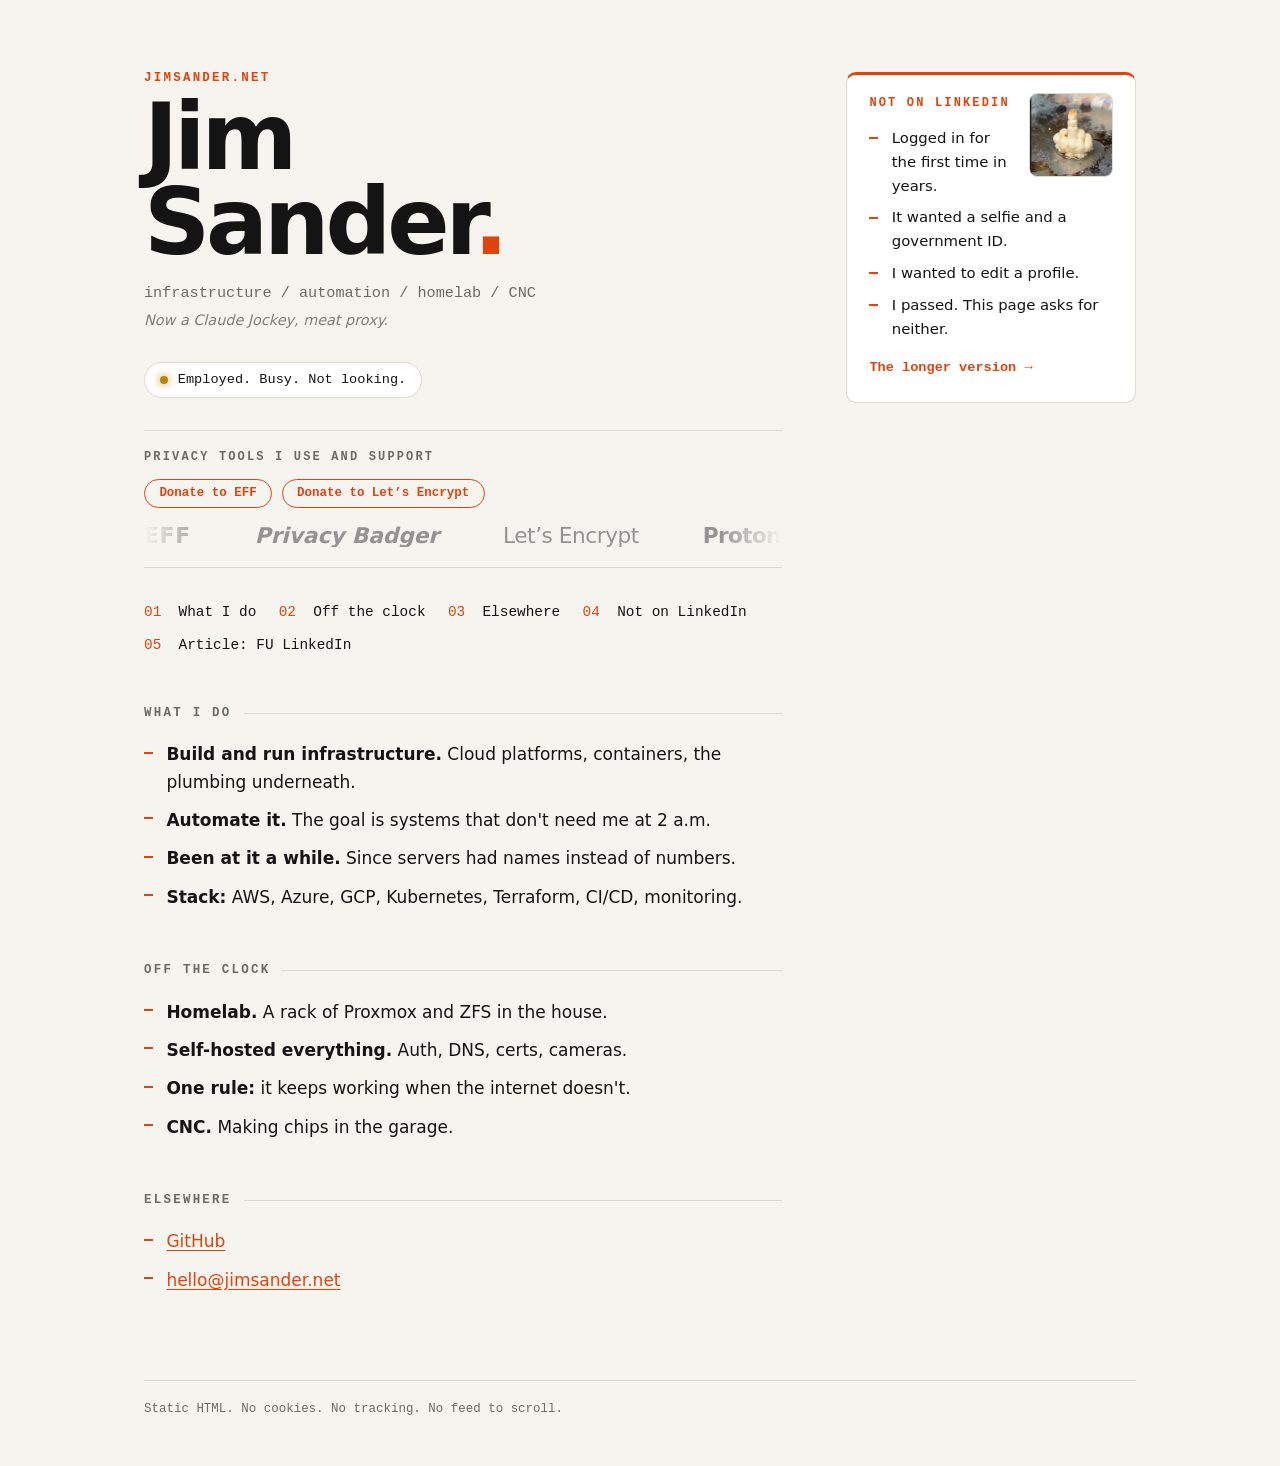
<file: index.html>
<!doctype html>
<html lang="en">
<head>
  <meta charset="utf-8">
  <meta name="viewport" content="width=device-width, initial-scale=1">
  <title>Jim Sander</title>
  <meta name="description" content="Jim Sander - infrastructure, automation, and things built in the garage.">
  <link rel="stylesheet" href="style.css">
</head>
<body>
  <div class="wrap">
    <main>
      <p class="kicker">jimsander.net</p>
      <h1>Jim<br>Sander<span class="dot">.</span></h1>
      <p class="tag">infrastructure / automation / homelab / CNC</p>
      <p class="quip">Now a Claude Jockey, meat proxy.</p>
      <p class="status">Employed. Busy. Not looking.</p>

      <section class="orgs" aria-label="Privacy tools and organizations">
        <div class="orgs-head">
          <h3>Privacy tools I use and support</h3>
          <div class="donate">
            <a href="https://supporters.eff.org/donate">Donate to EFF</a>
            <a href="https://letsencrypt.org/donate/">Donate to Let&rsquo;s Encrypt</a>
          </div>
        </div>
        <div class="marquee">
          <div class="track">
            <div class="set">
            <a class="logo l-eff" href="https://www.eff.org">EFF</a>
            <a class="logo l-badger" href="https://privacybadger.org">Privacy Badger</a>
            <a class="logo l-le" href="https://letsencrypt.org">Let&rsquo;s Encrypt</a>
            <a class="logo l-proton" href="https://proton.me">Proton</a>
            <a class="logo l-signal" href="https://signal.org">Signal</a>
            <a class="logo l-crypt" href="https://cryptomator.org">Cryptomator</a>
            <a class="logo l-ddg" href="https://duckduckgo.com">DuckDuckGo</a>
            </div>
            <div class="set" aria-hidden="true">
            <a class="logo l-eff" href="https://www.eff.org" tabindex="-1">EFF</a>
            <a class="logo l-badger" href="https://privacybadger.org" tabindex="-1">Privacy Badger</a>
            <a class="logo l-le" href="https://letsencrypt.org" tabindex="-1">Let&rsquo;s Encrypt</a>
            <a class="logo l-proton" href="https://proton.me" tabindex="-1">Proton</a>
            <a class="logo l-signal" href="https://signal.org" tabindex="-1">Signal</a>
            <a class="logo l-crypt" href="https://cryptomator.org" tabindex="-1">Cryptomator</a>
            <a class="logo l-ddg" href="https://duckduckgo.com" tabindex="-1">DuckDuckGo</a>
            </div>
          </div>
        </div>
      </section>

      <nav class="toc inline" aria-label="Contents">
        <ol>
          <li><a href="#what-i-do">What I do</a></li>
          <li><a href="#off-the-clock">Off the clock</a></li>
          <li><a href="#elsewhere">Elsewhere</a></li>
          <li><a href="#not-on-linkedin">Not on LinkedIn</a></li>
          <li><a href="why-not-linkedin.html">Article: FU LinkedIn</a></li>
        </ol>
      </nav>

      <h2 id="what-i-do">What I do</h2>
      <ul class="pts">
        <li><strong>Build and run infrastructure.</strong> Cloud platforms, containers, the plumbing underneath.</li>
        <li><strong>Automate it.</strong> The goal is systems that don't need me at 2 a.m.</li>
        <li><strong>Been at it a while.</strong> Since servers had names instead of numbers.</li>
        <li><strong>Stack:</strong> AWS, Azure, GCP, Kubernetes, Terraform, CI/CD, monitoring.</li>
      </ul>

      <h2 id="off-the-clock">Off the clock</h2>
      <ul class="pts">
        <li><strong>Homelab.</strong> A rack of Proxmox and ZFS in the house.</li>
        <li><strong>Self-hosted everything.</strong> Auth, DNS, certs, cameras.</li>
        <li><strong>One rule:</strong> it keeps working when the internet doesn't.</li>
        <li><strong>CNC.</strong> Making chips in the garage.</li>
      </ul>

      <h2 id="elsewhere">Elsewhere</h2>
      <ul class="pts">
        <li><a href="https://github.com/jimsander">GitHub</a></li>
        <li><a href="mailto:hello@jimsander.net">hello@jimsander.net</a></li>
      </ul>
    </main>

    <aside id="not-on-linkedin">
      <a href="why-not-linkedin.html" tabindex="-1"><video class="thumb" src="media/popcorn.mp4" poster="media/popcorn.jpg" autoplay muted loop playsinline aria-label="Popcorn kernel pops into a middle finger"></video></a>
      <h3>Not on LinkedIn</h3>
      <ul class="pts">
        <li>Logged in for the first time in years.</li>
        <li>It wanted a selfie and a government ID.</li>
        <li>I wanted to edit a profile.</li>
        <li>I passed. This page asks for neither.</li>
      </ul>
      <a class="more" href="why-not-linkedin.html">The longer version &rarr;</a>
    </aside>

    <footer>Static HTML. No cookies. No tracking. No feed to scroll.</footer>
  </div>
</body>
</html>
</file>
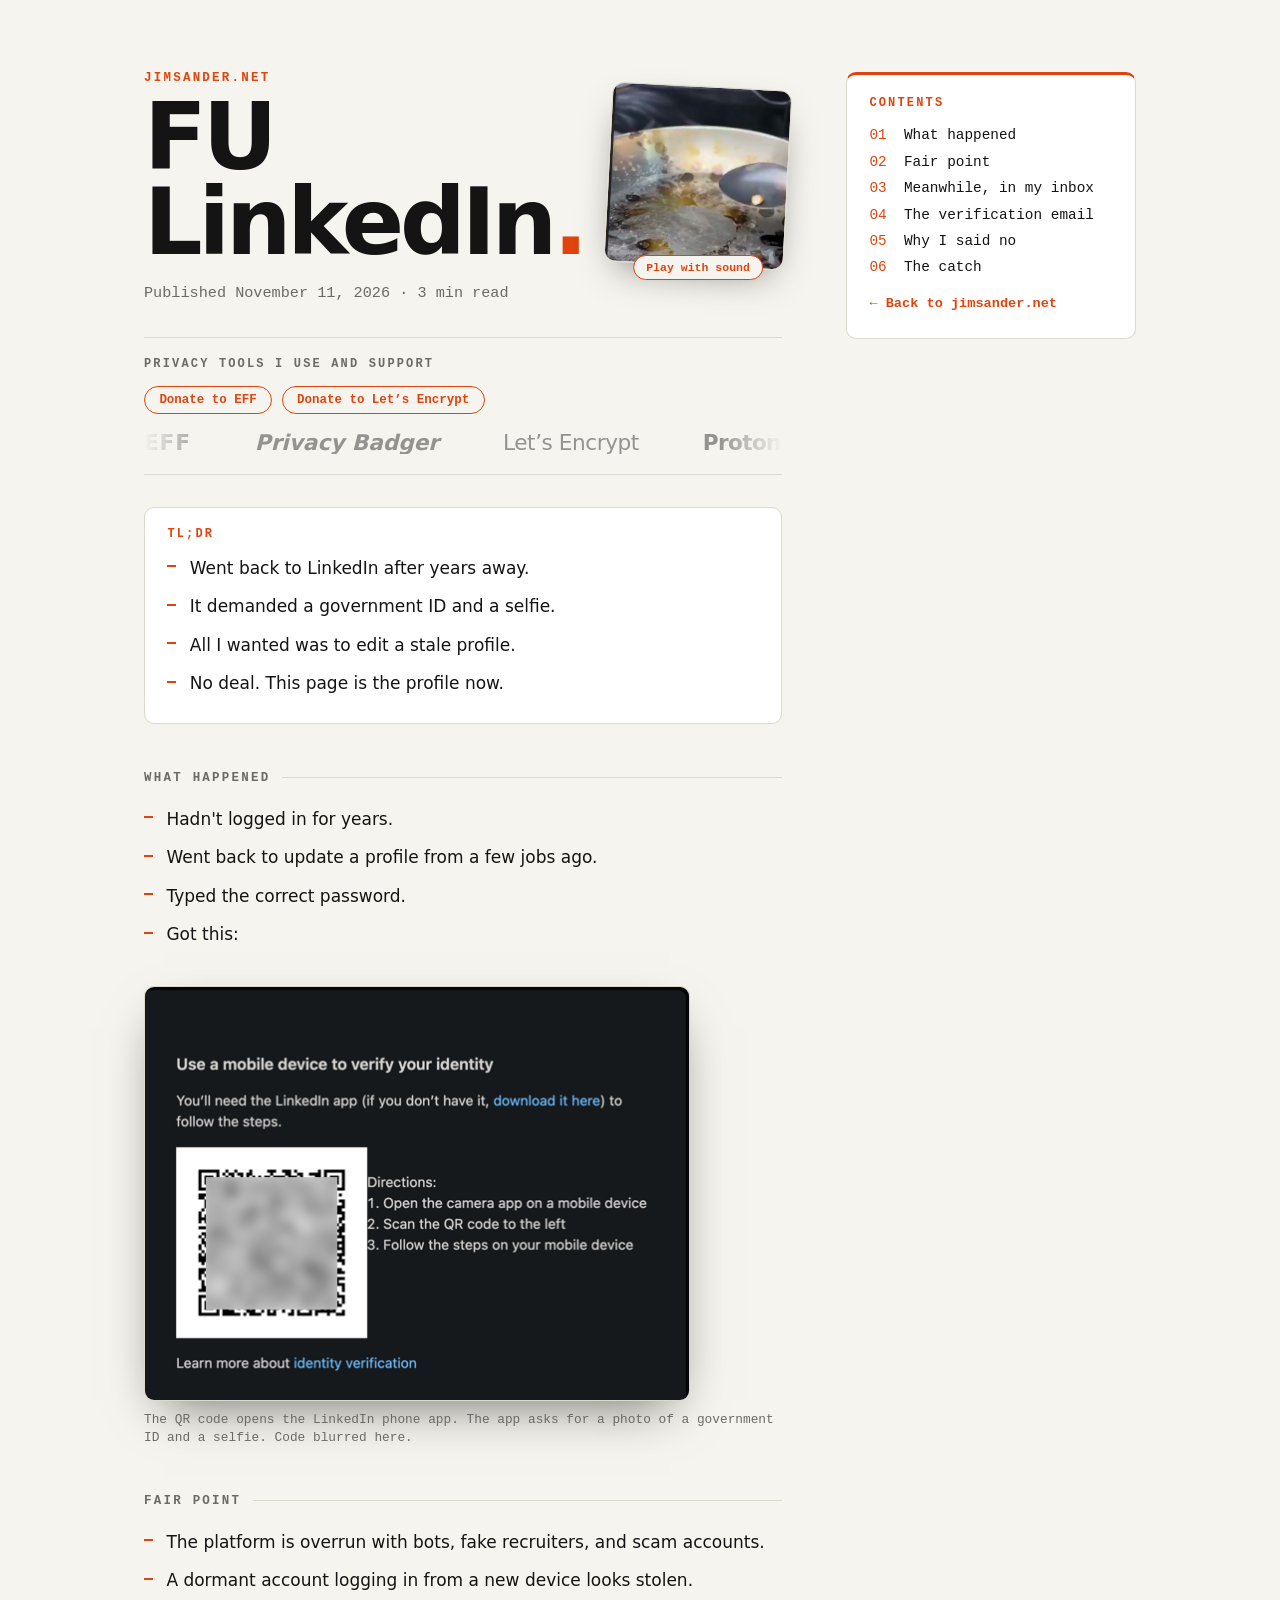
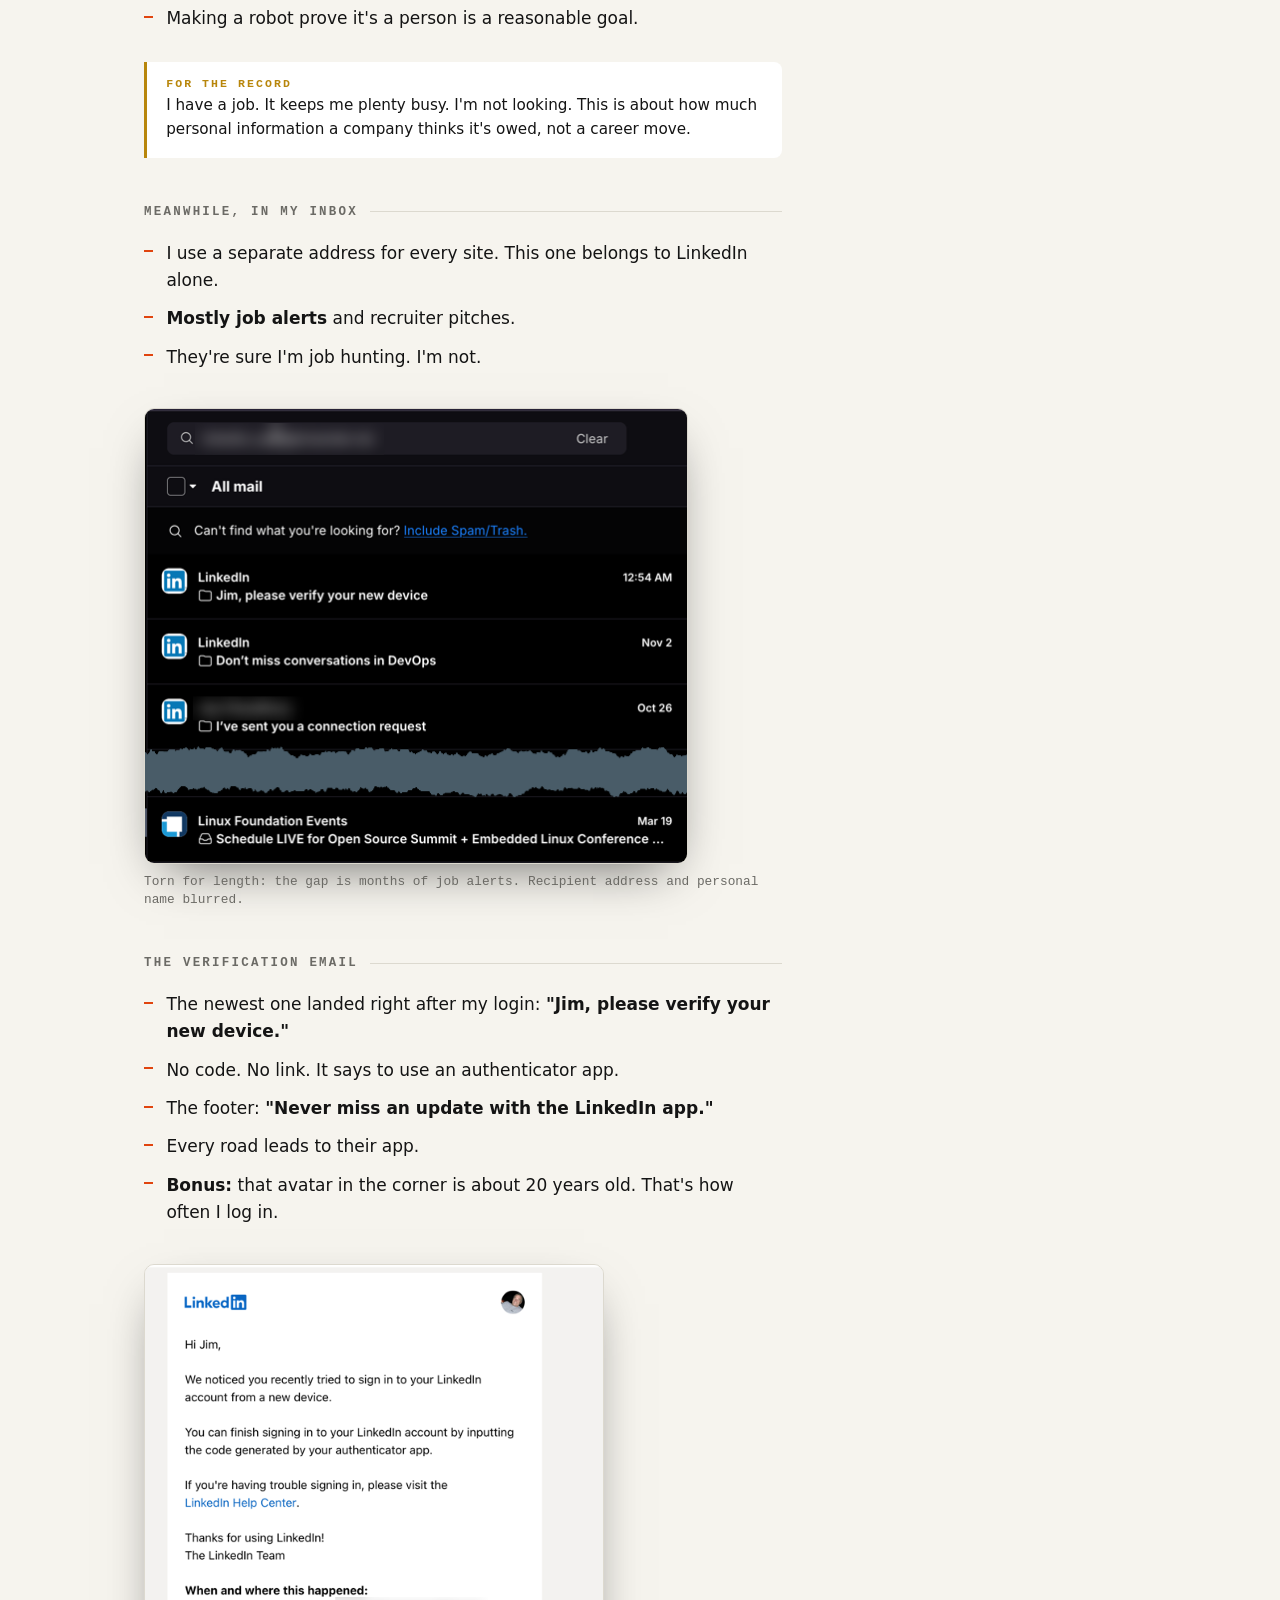
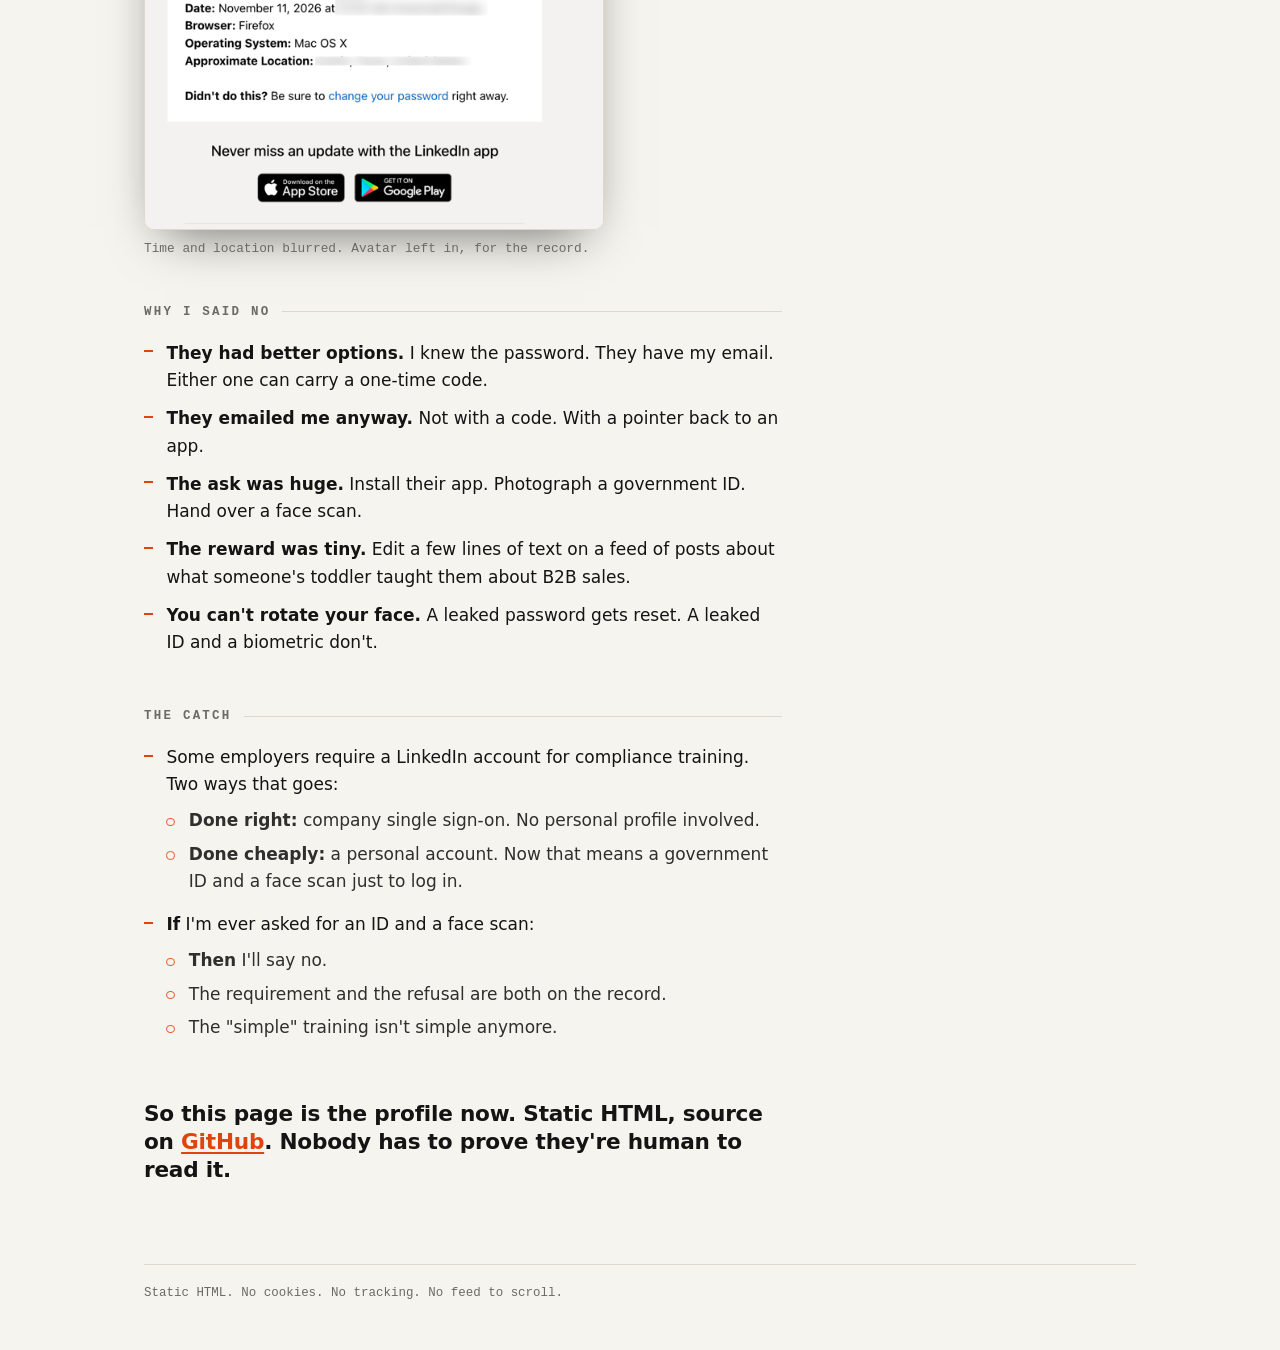
<file: why-not-linkedin.html>
<!doctype html>
<html lang="en">
<head>
  <meta charset="utf-8">
  <meta name="viewport" content="width=device-width, initial-scale=1">
  <title>FU LinkedIn - Jim Sander</title>
  <meta name="description" content="LinkedIn wanted a selfie and a government ID. I wanted to edit a profile.">
  <link rel="stylesheet" href="style.css">
</head>
<body>
  <div class="wrap">
    <main>
      <div class="hero">
        <div>
          <p class="kicker"><a href="index.html">jimsander.net</a></p>
          <h1>FU<br>LinkedIn<span class="dot">.</span></h1>
        </div>
        <div class="hero-media">
          <video id="popcorn" class="hero-vid" src="media/popcorn-full.mp4" poster="media/popcorn-full.jpg" autoplay muted playsinline aria-label="Popcorn kernel pops into a middle finger"></video>
          <button id="popcorn-sound" class="sound" type="button">Play with sound</button>
        </div>
      </div>
      <p class="tag">Published <time datetime="2026-11-11">November 11, 2026</time> &middot; 3 min read</p>

      <section class="orgs" aria-label="Privacy tools and organizations">
        <div class="orgs-head">
          <h3>Privacy tools I use and support</h3>
          <div class="donate">
            <a href="https://supporters.eff.org/donate">Donate to EFF</a>
            <a href="https://letsencrypt.org/donate/">Donate to Let&rsquo;s Encrypt</a>
          </div>
        </div>
        <div class="marquee">
          <div class="track">
            <div class="set">
            <a class="logo l-eff" href="https://www.eff.org">EFF</a>
            <a class="logo l-badger" href="https://privacybadger.org">Privacy Badger</a>
            <a class="logo l-le" href="https://letsencrypt.org">Let&rsquo;s Encrypt</a>
            <a class="logo l-proton" href="https://proton.me">Proton</a>
            <a class="logo l-signal" href="https://signal.org">Signal</a>
            <a class="logo l-crypt" href="https://cryptomator.org">Cryptomator</a>
            <a class="logo l-ddg" href="https://duckduckgo.com">DuckDuckGo</a>
            </div>
            <div class="set" aria-hidden="true">
            <a class="logo l-eff" href="https://www.eff.org" tabindex="-1">EFF</a>
            <a class="logo l-badger" href="https://privacybadger.org" tabindex="-1">Privacy Badger</a>
            <a class="logo l-le" href="https://letsencrypt.org" tabindex="-1">Let&rsquo;s Encrypt</a>
            <a class="logo l-proton" href="https://proton.me" tabindex="-1">Proton</a>
            <a class="logo l-signal" href="https://signal.org" tabindex="-1">Signal</a>
            <a class="logo l-crypt" href="https://cryptomator.org" tabindex="-1">Cryptomator</a>
            <a class="logo l-ddg" href="https://duckduckgo.com" tabindex="-1">DuckDuckGo</a>
            </div>
          </div>
        </div>
      </section>

      <div class="tldr">
        <h3>TL;DR</h3>
        <ul class="pts">
          <li>Went back to LinkedIn after years away.</li>
          <li>It demanded a government ID and a selfie.</li>
          <li>All I wanted was to edit a stale profile.</li>
          <li>No deal. This page is the profile now.</li>
        </ul>
      </div>

      <h2 id="what-happened">What happened</h2>
      <ul class="pts">
        <li>Hadn't logged in for years.</li>
        <li>Went back to update a profile from a few jobs ago.</li>
        <li>Typed the correct password.</li>
        <li>Got this:</li>
      </ul>

      <figure>
        <img src="img/linkedin-id-check.png" width="546" height="415"
             alt="LinkedIn prompt: Use a mobile device to verify your identity. You'll need the LinkedIn app. Scan the QR code and follow the steps on your mobile device.">
        <figcaption>The QR code opens the LinkedIn phone app. The app asks for a photo of a government ID and a selfie. Code blurred here.</figcaption>
      </figure>

      <h2 id="fair-point">Fair point</h2>
      <ul class="pts">
        <li>The platform is overrun with bots, fake recruiters, and scam accounts.</li>
        <li>A dormant account logging in from a new device looks stolen.</li>
        <li>Making a robot prove it's a person is a reasonable goal.</li>
      </ul>

      <div class="note">
        <b>For the record</b>
        I have a job. It keeps me plenty busy. I'm not looking. This is about how much personal information a company thinks it's owed, not a career move.
      </div>

      <h2 id="inbox">Meanwhile, in my inbox</h2>
      <ul class="pts">
        <li>I use a separate address for every site. This one belongs to LinkedIn alone.</li>
        <li><strong>Mostly job alerts</strong> and recruiter pitches.</li>
        <li>They're sure I'm job hunting. I'm not.</li>
      </ul>

      <figure>
        <img src="img/linkedin-inbox.png" width="544" height="455"
             alt="Email inbox filtered to the LinkedIn address: a device verification email at the top, a DevOps conversations reminder, a connection request, then a torn gap covering months of job alerts.">
        <figcaption>Torn for length: the gap is months of job alerts. Recipient address and personal name blurred.</figcaption>
      </figure>

      <h2 id="verification-email">The verification email</h2>
      <ul class="pts">
        <li>The newest one landed right after my login: <strong>"Jim, please verify your new device."</strong></li>
        <li>No code. No link. It says to use an authenticator app.</li>
        <li>The footer: <strong>"Never miss an update with the LinkedIn app."</strong></li>
        <li>Every road leads to their app.</li>
        <li><strong>Bonus:</strong> that avatar in the corner is about 20 years old. That's how often I log in.</li>
      </ul>

      <figure>
        <img src="img/linkedin-verify-email.png" width="568" height="700"
             alt="LinkedIn email: We noticed you recently tried to sign in from a new device. You can finish signing in by inputting the code generated by your authenticator app. Footer: Never miss an update with the LinkedIn app, with App Store and Google Play buttons.">
        <figcaption>Time and location blurred. Avatar left in, for the record.</figcaption>
      </figure>

      <h2 id="why-no">Why I said no</h2>
      <ul class="pts">
        <li><strong>They had better options.</strong> I knew the password. They have my email. Either one can carry a one-time code.</li>
        <li><strong>They emailed me anyway.</strong> Not with a code. With a pointer back to an app.</li>
        <li><strong>The ask was huge.</strong> Install their app. Photograph a government ID. Hand over a face scan.</li>
        <li><strong>The reward was tiny.</strong> Edit a few lines of text on a feed of posts about what someone's toddler taught them about B2B sales.</li>
        <li><strong>You can't rotate your face.</strong> A leaked password gets reset. A leaked ID and a biometric don't.</li>
      </ul>

      <h2 id="the-catch">The catch</h2>
      <ul class="pts">
        <li>Some employers require a LinkedIn account for compliance training. Two ways that goes:
          <ul class="pts">
            <li><strong>Done right:</strong> company single sign-on. No personal profile involved.</li>
            <li><strong>Done cheaply:</strong> a personal account. Now that means a government ID and a face scan just to log in.</li>
          </ul>
        </li>
        <li><strong>If</strong> I'm ever asked for an ID and a face scan:
          <ul class="pts">
            <li><strong>Then</strong> I'll say no.</li>
            <li>The requirement and the refusal are both on the record.</li>
            <li>The "simple" training isn't simple anymore.</li>
          </ul>
        </li>
      </ul>

      <p class="closer">So this page is the profile now. Static HTML, source on
      <a href="https://github.com/jimsander/jimsander.net">GitHub</a>. Nobody
      has to prove they're human to read it.</p>
    </main>

    <aside>
      <h3>Contents</h3>
      <nav class="toc side" aria-label="Contents">
        <ol>
          <li><a href="#what-happened">What happened</a></li>
          <li><a href="#fair-point">Fair point</a></li>
          <li><a href="#inbox">Meanwhile, in my inbox</a></li>
          <li><a href="#verification-email">The verification email</a></li>
          <li><a href="#why-no">Why I said no</a></li>
          <li><a href="#the-catch">The catch</a></li>
        </ol>
      </nav>
      <a class="more" href="index.html">&larr; Back to jimsander.net</a>
    </aside>

    <footer>Static HTML. No cookies. No tracking. No feed to scroll.</footer>
  </div>
  <script>
    (function () {
      var v = document.getElementById("popcorn");
      var b = document.getElementById("popcorn-sound");
      function play() {
        v.muted = false;
        v.currentTime = 0;
        v.play();
        b.textContent = "Playing...";
      }
      v.addEventListener("ended", function () { b.textContent = v.muted ? "Play with sound" : "Play again"; });
      b.addEventListener("click", play);
      v.addEventListener("click", play);
    })();
  </script>
</body>
</html>
</file>
<file: style.css>
:root {
  --bg: #0e0e10;
  --fg: #f2f0ea;
  --muted: #8d8b85;
  --rule: #26262a;
  --card: #17171a;
  --accent: #ff5a1f;
  --accent-2: #ffd23f;
  --sans: "Inter", ui-sans-serif, system-ui, -apple-system, "Helvetica Neue", sans-serif;
  --mono: ui-monospace, "SF Mono", Menlo, monospace;
}
@media (prefers-color-scheme: light) {
  :root {
    --bg: #f6f4ee;
    --fg: #141414;
    --muted: #6b6a65;
    --rule: #dcd9cf;
    --card: #ffffff;
    --accent: #e0440e;
    --accent-2: #b8860b;
  }
}
* { box-sizing: border-box; }
body {
  margin: 0;
  background: var(--bg);
  color: var(--fg);
  font: 17px/1.6 var(--sans);
  -webkit-font-smoothing: antialiased;
}
a { color: var(--accent); text-underline-offset: 3px; }
a:hover { color: var(--accent-2); }

.wrap {
  max-width: 1040px;
  margin: 0 auto;
  padding: 4.5rem 1.5rem 3rem;
  display: grid;
  grid-template-columns: minmax(0, 1fr) 290px;
  gap: 4rem;
}
.wrap.single { grid-template-columns: minmax(0, 700px); justify-content: center; }
@media (max-width: 800px) {
  .wrap { grid-template-columns: 1fr; gap: 2.5rem; padding-top: 2.5rem; }
}

/* hero */
.kicker {
  margin: 0 0 0.75rem;
  color: var(--accent);
  font: 600 0.78rem/1 var(--mono);
  letter-spacing: 0.18em;
  text-transform: uppercase;
}
.kicker a { text-decoration: none; }
h1 {
  margin: 0;
  font-size: clamp(3rem, 9vw, 5.75rem);
  font-weight: 850;
  line-height: 0.92;
  letter-spacing: -0.045em;
}
h1 .dot { color: var(--accent); }
.wrap.single h1 { font-size: clamp(2.4rem, 6.5vw, 3.75rem); line-height: 1; }
.tag {
  margin: 1.1rem 0 0;
  color: var(--muted);
  font: 0.95rem/1.4 var(--mono);
}
.meta {
  margin: 1rem 0 0;
  color: var(--muted);
  font: 0.82rem/1.4 var(--mono);
}

/* status pill */
.status {
  display: inline-flex;
  align-items: center;
  gap: 0.6rem;
  margin: 2rem 0 0;
  padding: 0.5rem 0.95rem;
  border: 1px solid var(--rule);
  border-radius: 999px;
  background: var(--card);
  font: 0.85rem/1.3 var(--mono);
}
.status::before {
  content: "";
  width: 8px;
  height: 8px;
  border-radius: 50%;
  background: var(--accent-2);
  box-shadow: 0 0 10px var(--accent-2);
}

/* sections */
h2 {
  margin: 3rem 0 1rem;
  font: 600 0.78rem/1 var(--mono);
  letter-spacing: 0.18em;
  text-transform: uppercase;
  color: var(--muted);
  display: flex;
  align-items: center;
  gap: 0.75rem;
}
h2::after { content: ""; flex: 1; height: 1px; background: var(--rule); }
ul.pts { list-style: none; padding: 0; margin: 0; }
ul.pts li {
  position: relative;
  padding: 0.35rem 0 0.35rem 1.4rem;
}
ul.pts li::before {
  content: "";
  position: absolute;
  left: 0;
  top: 0.95em;
  width: 0.55rem;
  height: 2px;
  background: var(--accent);
}
strong { font-weight: 700; }

/* tldr / callouts */
.tldr {
  margin: 2.25rem 0 0;
  padding: 1.25rem 1.4rem;
  background: var(--card);
  border: 1px solid var(--rule);
  border-radius: 10px;
}
.tldr h3, aside h3 {
  margin: 0 0 0.6rem;
  font: 600 0.75rem/1 var(--mono);
  letter-spacing: 0.18em;
  text-transform: uppercase;
  color: var(--accent);
}
.note {
  margin: 1.5rem 0 0;
  padding: 1rem 1.2rem;
  border-left: 3px solid var(--accent-2);
  background: var(--card);
  border-radius: 0 8px 8px 0;
  font-size: 0.95rem;
}
.note b {
  display: block;
  margin-bottom: 0.2rem;
  font: 600 0.72rem/1 var(--mono);
  letter-spacing: 0.18em;
  text-transform: uppercase;
  color: var(--accent-2);
}
.closer {
  margin: 3rem 0 0;
  font-size: 1.35rem;
  font-weight: 700;
  line-height: 1.3;
  letter-spacing: -0.01em;
}

/* sidebar */
aside {
  align-self: start;
  position: sticky;
  top: 2rem;
  padding: 1.4rem;
  background: var(--card);
  border: 1px solid var(--rule);
  border-top: 3px solid var(--accent);
  border-radius: 10px;
  font-size: 0.93rem;
}
aside ul.pts li { padding-top: 0.25rem; padding-bottom: 0.25rem; }
aside .more {
  display: inline-block;
  margin-top: 1rem;
  font: 600 0.85rem/1 var(--mono);
  text-decoration: none;
}

figure { margin: 2rem 0 0; }
figure img[src*="inbox"] { max-width: 544px; width: 100%; }
figure img[src*="verify-email"] { max-width: 460px; width: 100%; }
figure img {
  display: block;
  max-width: 100%;
  height: auto;
  border: 1px solid var(--rule);
  border-radius: 10px;
  box-shadow: 0 20px 50px -20px rgba(0, 0, 0, 0.6);
}
figcaption {
  margin-top: 0.6rem;
  color: var(--muted);
  font: 0.8rem/1.4 var(--mono);
}

footer {
  grid-column: 1 / -1;
  margin-top: 1rem;
  padding-top: 1.25rem;
  border-top: 1px solid var(--rule);
  color: var(--muted);
  font: 0.78rem/1.4 var(--mono);
}

/* table of contents */
html { scroll-behavior: smooth; }
h2[id], aside[id] { scroll-margin-top: 1.5rem; }
.toc {
  margin: 2rem 0 0;
  padding: 1.1rem 1.4rem;
  border: 1px solid var(--rule);
  border-radius: 10px;
}
.toc h3 {
  margin: 0 0 0.6rem;
  font: 600 0.75rem/1 var(--mono);
  letter-spacing: 0.18em;
  text-transform: uppercase;
  color: var(--muted);
}
.toc ol {
  margin: 0;
  padding: 0;
  list-style: none;
  counter-reset: toc;
  font: 0.9rem/1.5 var(--mono);
}
.toc li { counter-increment: toc; padding: 0.15rem 0; }
.toc li::before {
  content: counter(toc, decimal-leading-zero) "  ";
  color: var(--accent);
  white-space: pre;
}
.toc a { color: var(--fg); text-decoration: none; }
.toc a:hover { color: var(--accent); }
.toc.inline { border: 0; padding: 0; }
.toc.inline ol { display: flex; flex-wrap: wrap; gap: 0.4rem 1.4rem; }

/* nested bullets */
ul.pts ul.pts { margin: 0.35rem 0 0.1rem; }
ul.pts ul.pts li { padding-top: 0.2rem; padding-bottom: 0.2rem; color: var(--fg); opacity: 0.88; }
ul.pts ul.pts li::before {
  width: 0.4rem;
  height: 0.4rem;
  top: 0.8em;
  border: 1.5px solid var(--accent);
  border-radius: 50%;
  background: transparent;
}
.toc.side { margin: 0; padding: 0; border: 0; }
.tldr { margin-top: 2rem; }

/* privacy orgs: grayscale logo strip */
.orgs {
  grid-column: 1 / -1;
  margin-top: 2rem;
  padding: 2rem 0 1.5rem;
  border-top: 1px solid var(--rule);
}
.orgs-head {
  display: flex;
  flex-wrap: wrap;
  align-items: center;
  justify-content: space-between;
  gap: 1rem;
  margin-bottom: 1.5rem;
}
.orgs-head h3 {
  margin: 0;
  font: 600 0.75rem/1 var(--mono);
  letter-spacing: 0.18em;
  text-transform: uppercase;
  color: var(--muted);
}
.donate { display: flex; flex-wrap: wrap; gap: 0.6rem; }
.donate a {
  padding: 0.45rem 0.9rem;
  border: 1px solid var(--accent);
  border-radius: 999px;
  font: 600 0.78rem/1 var(--mono);
  text-decoration: none;
}
.donate a:hover { background: var(--accent); color: var(--bg); }
.marquee {
  overflow: hidden;
  -webkit-mask-image: linear-gradient(90deg, transparent, #000 10%, #000 90%, transparent);
          mask-image: linear-gradient(90deg, transparent, #000 10%, #000 90%, transparent);
}
.track {
  display: flex;
  width: max-content;
  animation: orgs-scroll 40s linear infinite;
}
.marquee:hover .track { animation-play-state: paused; }
.set { display: flex; align-items: center; gap: 4rem; padding-right: 4rem; }
@keyframes orgs-scroll { to { transform: translateX(-50%); } }
.logo {
  color: var(--muted);
  opacity: 0.7;
  text-decoration: none;
  white-space: nowrap;
  font-size: 1.6rem;
  line-height: 1;
  filter: grayscale(1);
  transition: opacity 0.2s, color 0.2s;
}
.logo:hover { opacity: 1; color: var(--fg); }
.l-eff { font-weight: 900; letter-spacing: 0.04em; }
.l-badger { font-weight: 700; font-style: italic; }
.l-le { font-weight: 300; letter-spacing: -0.02em; }
.l-proton { font-weight: 800; letter-spacing: -0.03em; }
.l-signal { font-weight: 600; }
.l-crypt { font: 500 1.4rem/1 var(--mono); }
.l-ddg { font-weight: 700; letter-spacing: -0.02em; }
@media (prefers-reduced-motion: reduce) {
  .track { animation: none; width: auto; }
  .set { flex-wrap: wrap; gap: 1.5rem 3rem; }
  .set[aria-hidden="true"] { display: none; }
}

/* quip under tagline */
.quip {
  margin: 0.35rem 0 0;
  color: var(--muted);
  font: italic 0.9rem/1.4 var(--sans);
  opacity: 0.85;
}

/* popcorn */
.hero { display: flex; align-items: flex-end; justify-content: space-between; gap: 1.5rem; }
.hero-vid {
  width: clamp(110px, 18vw, 180px);
  aspect-ratio: 1;
  border-radius: 12px;
  border: 1px solid var(--rule);
  object-fit: cover;
  transform: rotate(3deg);
  box-shadow: 0 16px 40px -18px rgba(0, 0, 0, 0.7);
}
aside .thumb {
  display: block;
  width: 100%;
  aspect-ratio: 4 / 3;
  object-fit: cover;
  object-position: 50% 60%;
  margin: 0 0 1rem;
  border-radius: 8px;
  border: 1px solid var(--rule);
}

/* smaller sidebar thumbnail */
aside .thumb {
  float: right;
  width: 84px;
  aspect-ratio: 1;
  margin: -0.25rem 0 0.5rem 0.75rem;
  object-position: 50% 50%;
}
aside h3 { min-height: 1rem; }

/* article video with sound toggle */
.hero-media { position: relative; flex: none; }
.hero-vid { cursor: pointer; display: block; }
.sound {
  position: absolute;
  left: 50%;
  bottom: -0.9rem;
  transform: translateX(-50%);
  padding: 0.35rem 0.75rem;
  border: 1px solid var(--accent);
  border-radius: 999px;
  background: var(--bg);
  color: var(--accent);
  font: 600 0.72rem/1 var(--mono);
  cursor: pointer;
  white-space: nowrap;
}
.sound:hover { background: var(--accent); color: var(--bg); }

/* scroller under the hero */
main .orgs {
  margin-top: 2rem;
  padding: 1.25rem 0;
  border-bottom: 1px solid var(--rule);
}
main .orgs .orgs-head { margin-bottom: 1.1rem; }
main .orgs .logo { font-size: 1.35rem; }
</file>
